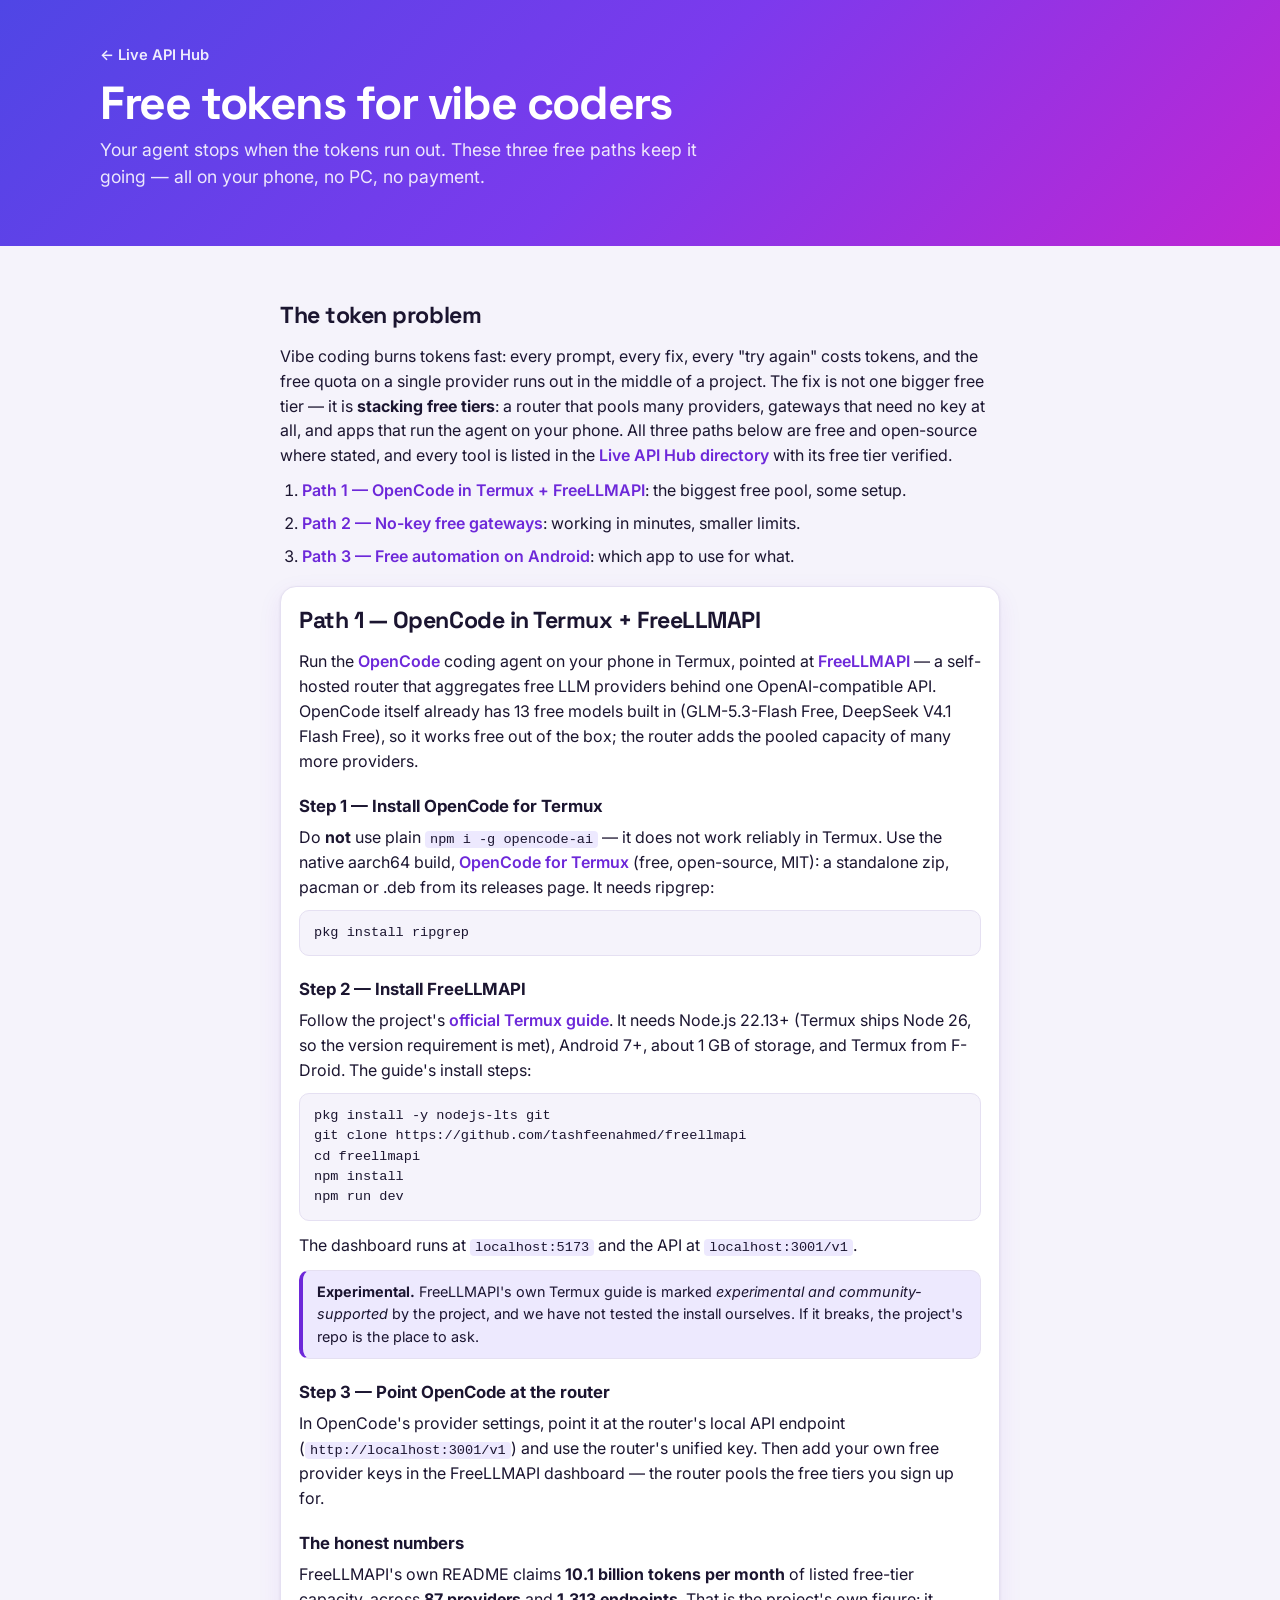
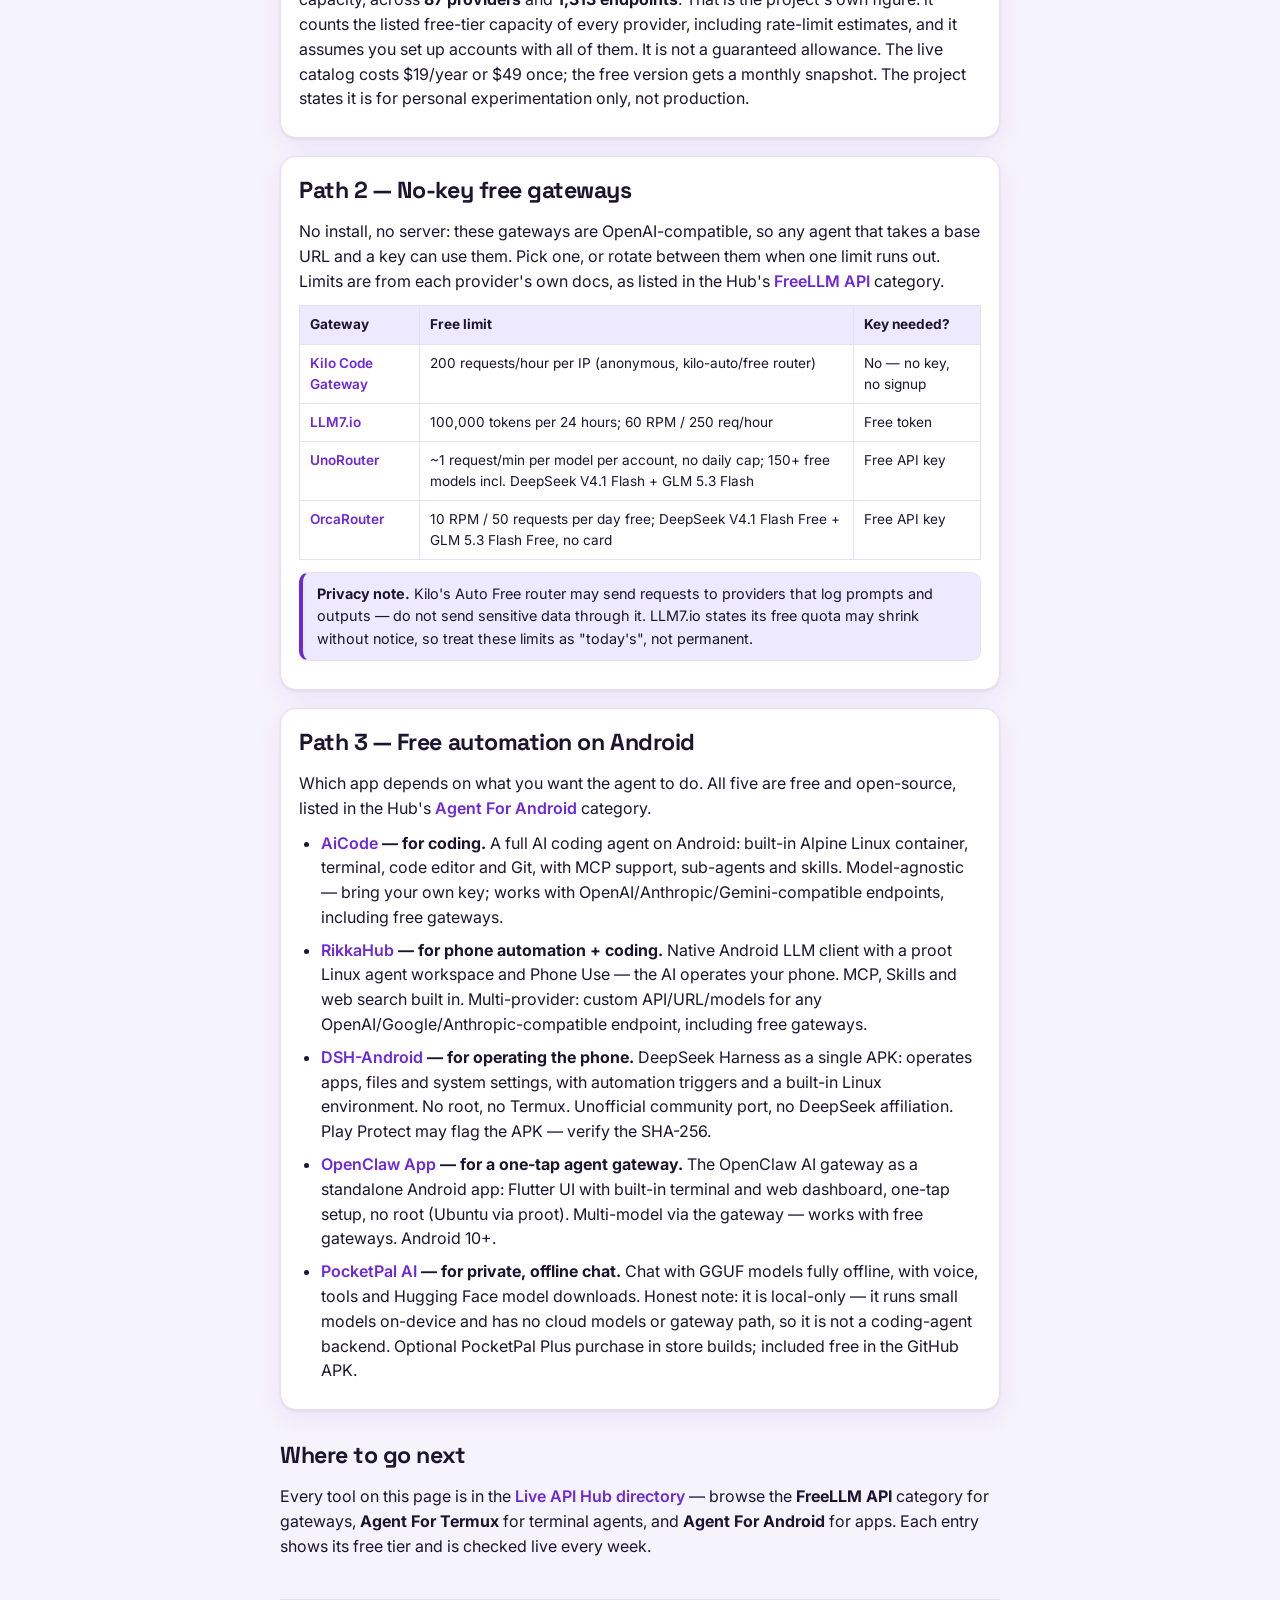
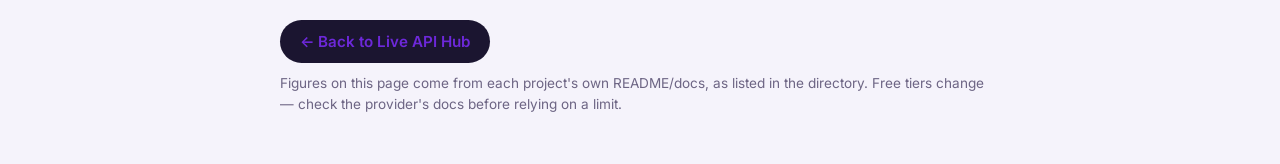
<file: site/guide-free-tokens.html>
<!DOCTYPE html>
<html lang="en">
<head>
<meta charset="utf-8">
<meta name="viewport" content="width=device-width, initial-scale=1">
<title>Free tokens for vibe coders — Live API Hub</title>
<meta name="description" content="Running out of LLM tokens while vibe coding on your phone? Three free paths: OpenCode in Termux + a free router, no-key free gateways, and free Android automation apps.">
<link rel="icon" href="data:image/svg+xml,<svg xmlns='http://www.w3.org/2000/svg' viewBox='0 0 64 64'><defs><linearGradient id='g' x1='0' y1='0' x2='1' y2='1'><stop offset='0' stop-color='%236d28d9'/><stop offset='1' stop-color='%23d946ef'/></linearGradient></defs><rect width='64' height='64' rx='14' fill='url(%23g)'/><text x='32' y='45' font-family='Arial,sans-serif' font-size='36' font-weight='700' fill='white' text-anchor='middle'>L</text></svg>">
<meta property="og:title" content="Free tokens for vibe coders — Live API Hub">
<meta property="og:description" content="Three free paths to keep coding on your phone when the tokens run out: OpenCode in Termux + a free router, no-key free gateways, and free Android automation apps.">
<meta property="og:type" content="website">
<meta property="og:url" content="https://dmdot714-cmd.github.io/Live-api-hub/guide-free-tokens.html">
<meta name="twitter:card" content="summary">
<script>
(function(){try{var t=localStorage.getItem('lah-theme');if(t){document.documentElement.setAttribute('data-theme',t);}}catch(e){}})();
</script>
<link rel="preconnect" href="https://fonts.googleapis.com">
<link rel="preconnect" href="https://fonts.gstatic.com" crossorigin>
<link href="https://fonts.googleapis.com/css2?family=Inter:wght@400;500;600;700&family=Space+Grotesk:wght@500;600;700&display=swap" rel="stylesheet">
<link rel="stylesheet" href="styles.css">
</head>
<body>
<header class="hero">
  <div class="wrap hero-inner">
    <p class="back-link"><a href="index.html">&larr; Live API Hub</a></p>
    <h1>Free tokens for vibe coders</h1>
    <p class="tagline">Your agent stops when the tokens run out. These three free paths keep it going — all on your phone, no PC, no payment.</p>
  </div>
</header>

<main class="guide">
  <section>
    <h2>The token problem</h2>
    <p>Vibe coding burns tokens fast: every prompt, every fix, every "try again" costs tokens, and the free quota on a single provider runs out in the middle of a project. The fix is not one bigger free tier — it is <strong>stacking free tiers</strong>: a router that pools many providers, gateways that need no key at all, and apps that run the agent on your phone. All three paths below are free and open-source where stated, and every tool is listed in the <a href="index.html">Live API Hub directory</a> with its free tier verified.</p>
    <ol class="path-list">
      <li><a href="#path-1">Path 1 — OpenCode in Termux + FreeLLMAPI</a>: the biggest free pool, some setup.</li>
      <li><a href="#path-2">Path 2 — No-key free gateways</a>: working in minutes, smaller limits.</li>
      <li><a href="#path-3">Path 3 — Free automation on Android</a>: which app to use for what.</li>
    </ol>
  </section>

  <section class="path" id="path-1">
    <h2>Path 1 — OpenCode in Termux + FreeLLMAPI</h2>
    <p>Run the <a href="https://github.com/anomalyco/opencode">OpenCode</a> coding agent on your phone in Termux, pointed at <a href="https://github.com/tashfeenahmed/freellmapi">FreeLLMAPI</a> — a self-hosted router that aggregates free LLM providers behind one OpenAI-compatible API. OpenCode itself already has 13 free models built in (GLM-5.3-Flash Free, DeepSeek V4.1 Flash Free), so it works free out of the box; the router adds the pooled capacity of many more providers.</p>

    <h3>Step 1 — Install OpenCode for Termux</h3>
    <p>Do <strong>not</strong> use plain <code>npm i -g opencode-ai</code> — it does not work reliably in Termux. Use the native aarch64 build, <a href="https://github.com/guysoft/opencode-termux">OpenCode for Termux</a> (free, open-source, MIT): a standalone zip, pacman or .deb from its releases page. It needs ripgrep:</p>
    <pre><code>pkg install ripgrep</code></pre>

    <h3>Step 2 — Install FreeLLMAPI</h3>
    <p>Follow the project's <a href="https://github.com/tashfeenahmed/freellmapi">official Termux guide</a>. It needs Node.js 22.13+ (Termux ships Node 26, so the version requirement is met), Android 7+, about 1&nbsp;GB of storage, and Termux from F-Droid. The guide's install steps:</p>
    <pre><code>pkg install -y nodejs-lts git
git clone https://github.com/tashfeenahmed/freellmapi
cd freellmapi
npm install
npm run dev</code></pre>
    <p>The dashboard runs at <code>localhost:5173</code> and the API at <code>localhost:3001/v1</code>.</p>
    <div class="callout">
      <p><strong>Experimental.</strong> FreeLLMAPI's own Termux guide is marked <em>experimental and community-supported</em> by the project, and we have not tested the install ourselves. If it breaks, the project's repo is the place to ask.</p>
    </div>

    <h3>Step 3 — Point OpenCode at the router</h3>
    <p>In OpenCode's provider settings, point it at the router's local API endpoint (<code>http://localhost:3001/v1</code>) and use the router's unified key. Then add your own free provider keys in the FreeLLMAPI dashboard — the router pools the free tiers you sign up for.</p>

    <h3>The honest numbers</h3>
    <p>FreeLLMAPI's own README claims <strong>10.1 billion tokens per month</strong> of listed free-tier capacity, across <strong>87 providers</strong> and <strong>1,313 endpoints</strong>. That is the project's own figure: it counts the listed free-tier capacity of every provider, including rate-limit estimates, and it assumes you set up accounts with all of them. It is not a guaranteed allowance. The live catalog costs $19/year or $49 once; the free version gets a monthly snapshot. The project states it is for personal experimentation only, not production.</p>
  </section>

  <section class="path" id="path-2">
    <h2>Path 2 — No-key free gateways</h2>
    <p>No install, no server: these gateways are OpenAI-compatible, so any agent that takes a base URL and a key can use them. Pick one, or rotate between them when one limit runs out. Limits are from each provider's own docs, as listed in the Hub's <a href="index.html">FreeLLM API</a> category.</p>
    <div class="table-wrap">
      <table>
        <thead>
          <tr><th>Gateway</th><th>Free limit</th><th>Key needed?</th></tr>
        </thead>
        <tbody>
          <tr>
            <td><a href="https://kilo.ai/docs/gateway/models-and-providers">Kilo Code Gateway</a></td>
            <td>200 requests/hour per IP (anonymous, kilo-auto/free router)</td>
            <td>No — no key, no signup</td>
          </tr>
          <tr>
            <td><a href="https://docs.llm7.io">LLM7.io</a></td>
            <td>100,000 tokens per 24 hours; 60 RPM / 250 req/hour</td>
            <td>Free token</td>
          </tr>
          <tr>
            <td><a href="https://unorouter.com/docs">UnoRouter</a></td>
            <td>~1 request/min per model per account, no daily cap; 150+ free models incl. DeepSeek V4.1 Flash + GLM 5.3 Flash</td>
            <td>Free API key</td>
          </tr>
          <tr>
            <td><a href="https://docs.orcarouter.ai">OrcaRouter</a></td>
            <td>10 RPM / 50 requests per day free; DeepSeek V4.1 Flash Free + GLM 5.3 Flash Free, no card</td>
            <td>Free API key</td>
          </tr>
        </tbody>
      </table>
    </div>
    <div class="callout">
      <p><strong>Privacy note.</strong> Kilo's Auto Free router may send requests to providers that log prompts and outputs — do not send sensitive data through it. LLM7.io states its free quota may shrink without notice, so treat these limits as "today's", not permanent.</p>
    </div>
  </section>

  <section class="path" id="path-3">
    <h2>Path 3 — Free automation on Android</h2>
    <p>Which app depends on what you want the agent to do. All five are free and open-source, listed in the Hub's <a href="index.html">Agent For Android</a> category.</p>
    <ul class="app-list">
      <li><strong><a href="https://github.com/jieapi/AiCode">AiCode</a> — for coding.</strong> A full AI coding agent on Android: built-in Alpine Linux container, terminal, code editor and Git, with MCP support, sub-agents and skills. Model-agnostic — bring your own key; works with OpenAI/Anthropic/Gemini-compatible endpoints, including free gateways.</li>
      <li><strong><a href="https://github.com/rikkahub/rikkahub">RikkaHub</a> — for phone automation + coding.</strong> Native Android LLM client with a proot Linux agent workspace and Phone Use — the AI operates your phone. MCP, Skills and web search built in. Multi-provider: custom API/URL/models for any OpenAI/Google/Anthropic-compatible endpoint, including free gateways.</li>
      <li><strong><a href="https://github.com/jackwener/DSH-Android">DSH-Android</a> — for operating the phone.</strong> DeepSeek Harness as a single APK: operates apps, files and system settings, with automation triggers and a built-in Linux environment. No root, no Termux. Unofficial community port, no DeepSeek affiliation. Play Protect may flag the APK — verify the SHA-256.</li>
      <li><strong><a href="https://github.com/mithun50/openclaw-termux">OpenClaw App</a> — for a one-tap agent gateway.</strong> The OpenClaw AI gateway as a standalone Android app: Flutter UI with built-in terminal and web dashboard, one-tap setup, no root (Ubuntu via proot). Multi-model via the gateway — works with free gateways. Android 10+.</li>
      <li><strong><a href="https://github.com/a-ghorbani/pocketpal-ai">PocketPal AI</a> — for private, offline chat.</strong> Chat with GGUF models fully offline, with voice, tools and Hugging Face model downloads. Honest note: it is local-only — it runs small models on-device and has no cloud models or gateway path, so it is not a coding-agent backend. Optional PocketPal Plus purchase in store builds; included free in the GitHub APK.</li>
    </ul>
  </section>

  <section>
    <h2>Where to go next</h2>
    <p>Every tool on this page is in the <a href="index.html">Live API Hub directory</a> — browse the <strong>FreeLLM API</strong> category for gateways, <strong>Agent For Termux</strong> for terminal agents, and <strong>Agent For Android</strong> for apps. Each entry shows its free tier and is checked live every week.</p>
  </section>

  <footer class="site-footer">
    <a class="github-btn" href="index.html">&larr; Back to Live API Hub</a>
    <p>Figures on this page come from each project's own README/docs, as listed in the directory. Free tiers change — check the provider's docs before relying on a limit.</p>
  </footer>
</main>
</body>
</html>
</file>
<file: site/styles.css>
:root {
  --bg: #f5f3fb;
  --surface: #ffffff;
  --text: #1b1530;
  --muted: #6d6584;
  --border: #e5e0f2;
  --accent: #6d28d9;
  --accent-2: #c026d3;
  --accent-soft: #ede9fe;
  --gradient: linear-gradient(135deg, #4f46e5 0%, #7c3aed 50%, #c026d3 100%);
  --live: #15803d;
  --live-bg: #dcfce7;
  --reachable: #b45309;
  --reachable-bg: #fef3c7;
  --down: #b91c1c;
  --down-bg: #fee2e2;
  --radius: 16px;
  --shadow: 0 1px 3px rgba(27, 21, 48, 0.08), 0 8px 24px rgba(109, 40, 217, 0.08);
  --shadow-hover: 0 4px 12px rgba(27, 21, 48, 0.12), 0 16px 32px rgba(109, 40, 217, 0.16);
  --font-body: "Inter", system-ui, -apple-system, "Segoe UI", Roboto, sans-serif;
  --font-display: "Space Grotesk", "Inter", system-ui, sans-serif;
}

@media (prefers-color-scheme: dark) {
  :root {
    --bg: #14101f;
    --surface: #1e1930;
    --text: #f2eefc;
    --muted: #a89fc4;
    --border: #332b4d;
    --accent: #a78bfa;
    --accent-2: #e879f9;
    --accent-soft: #2c2350;
    --live: #86efac;
    --live-bg: #173d27;
    --reachable: #fbbf24;
    --reachable-bg: #453210;
    --down: #fca5a5;
    --down-bg: #471b1b;
    --shadow: 0 1px 3px rgba(0, 0, 0, 0.4), 0 8px 24px rgba(0, 0, 0, 0.35);
    --shadow-hover: 0 4px 12px rgba(0, 0, 0, 0.5), 0 16px 32px rgba(0, 0, 0, 0.45);
  }
}

html[data-theme="light"] {
  --bg: #f5f3fb;
  --surface: #ffffff;
  --text: #1b1530;
  --muted: #6d6584;
  --border: #e5e0f2;
  --accent: #6d28d9;
  --accent-2: #c026d3;
  --accent-soft: #ede9fe;
  --live: #15803d;
  --live-bg: #dcfce7;
  --reachable: #b45309;
  --reachable-bg: #fef3c7;
  --down: #b91c1c;
  --down-bg: #fee2e2;
  --shadow: 0 1px 3px rgba(27, 21, 48, 0.08), 0 8px 24px rgba(109, 40, 217, 0.08);
  --shadow-hover: 0 4px 12px rgba(27, 21, 48, 0.12), 0 16px 32px rgba(109, 40, 217, 0.16);
}

html[data-theme="dark"] {
  --bg: #14101f;
  --surface: #1e1930;
  --text: #f2eefc;
  --muted: #a89fc4;
  --border: #332b4d;
  --accent: #a78bfa;
  --accent-2: #e879f9;
  --accent-soft: #2c2350;
  --live: #86efac;
  --live-bg: #173d27;
  --reachable: #fbbf24;
  --reachable-bg: #453210;
  --down: #fca5a5;
  --down-bg: #471b1b;
  --shadow: 0 1px 3px rgba(0, 0, 0, 0.4), 0 8px 24px rgba(0, 0, 0, 0.35);
  --shadow-hover: 0 4px 12px rgba(0, 0, 0, 0.5), 0 16px 32px rgba(0, 0, 0, 0.45);
}

* { box-sizing: border-box; }

body {
  margin: 0;
  font-family: var(--font-body);
  background: var(--bg);
  color: var(--text);
  line-height: 1.55;
}

.wrap { max-width: 1120px; margin: 0 auto; padding: 0 20px; }

/* Hero */
.hero {
  background: var(--gradient);
  color: #fff;
  padding: 44px 0 36px;
}

.hero-inner { position: relative; }

.hero h1 {
  margin: 0 0 8px;
  font-family: var(--font-display);
  font-size: 2.9rem;
  font-weight: 700;
  letter-spacing: -0.03em;
  line-height: 1.05;
}

.tagline {
  margin: 0 0 20px;
  font-size: 1.1rem;
  color: rgba(255, 255, 255, 0.88);
  max-width: 640px;
}

.stats { display: flex; flex-wrap: wrap; gap: 10px; }

.stat {
  background: rgba(255, 255, 255, 0.16);
  border: 1px solid rgba(255, 255, 255, 0.28);
  border-radius: 999px;
  padding: 6px 14px;
  font-size: 0.92rem;
}

.stat strong { font-weight: 700; }
.stat-muted { color: rgba(255, 255, 255, 0.85); }

.theme-toggle {
  position: absolute;
  top: 0;
  right: 20px;
  width: 40px;
  height: 40px;
  border-radius: 50%;
  border: 1px solid rgba(255, 255, 255, 0.35);
  background: rgba(255, 255, 255, 0.16);
  color: #fff;
  cursor: pointer;
  display: flex;
  align-items: center;
  justify-content: center;
  padding: 0;
}

.theme-toggle:hover { background: rgba(255, 255, 255, 0.28); }
.theme-toggle svg { width: 20px; height: 20px; }

/* Controls */
.controls {
  margin: 24px 0 8px;
  display: flex;
  flex-direction: column;
  gap: 14px;
}

.controls input[type="search"] {
  width: 100%;
  padding: 14px 20px;
  border: 2px solid var(--border);
  border-radius: 999px;
  background: var(--surface);
  color: var(--text);
  font-size: 1.05rem;
  font-family: inherit;
  box-shadow: var(--shadow);
  outline: none;
  transition: border-color 0.15s, box-shadow 0.15s;
}

.controls input[type="search"]:focus {
  border-color: var(--accent);
  box-shadow: 0 0 0 4px var(--accent-soft);
}

.chips-row { display: flex; flex-wrap: wrap; gap: 8px; align-items: flex-start; }

.chip-btn {
  border: 1px solid var(--border);
  background: var(--surface);
  color: var(--muted);
  border-radius: 999px;
  padding: 6px 13px;
  font-size: 0.88rem;
  font-weight: 600;
  font-family: inherit;
  cursor: pointer;
  transition: border-color 0.15s, color 0.15s, background 0.15s;
}

.chip-btn:hover { border-color: var(--accent); color: var(--accent); }

.chip-btn.active {
  background: var(--gradient);
  color: #fff;
  border-color: transparent;
}

/* Parent chip group: the sub-chips sit directly below the chip */
.chip-group {
  display: inline-flex;
  flex-direction: column;
  align-items: flex-start;
  gap: 4px;
}

.sub-chips {
  display: flex;
  flex-wrap: wrap;
  gap: 6px;
}

.chip-btn.sub {
  font-size: 0.8rem;
  padding: 3px 10px;
}

/* Third level (v0.6.2): Mobile Agent's own sub-chips sit below the
   Git Projects sub-chips, indented to show the nesting. */
.sub-chips.nested {
  margin-left: 12px;
}

.controls-row {
  display: flex;
  flex-wrap: wrap;
  gap: 10px;
  align-items: center;
}

.controls select {
  padding: 10px 12px;
  border: 1px solid var(--border);
  border-radius: 10px;
  background: var(--surface);
  color: var(--text);
  font-size: 0.95rem;
  font-family: inherit;
}

.controls .check {
  display: inline-flex;
  align-items: center;
  gap: 6px;
  font-size: 0.95rem;
  color: var(--muted);
  padding: 10px 4px;
}

.result-count { color: var(--muted); font-size: 0.9rem; margin: 8px 0 16px; }

.load-error {
  background: var(--down-bg);
  color: var(--down);
  border: 1px solid var(--border);
  border-radius: 8px;
  padding: 12px 14px;
}

/* Cards — compact: narrower columns (5 across on desktop), tighter padding */
.grid {
  display: grid;
  grid-template-columns: repeat(auto-fill, minmax(min(200px, 100%), 1fr));
  gap: 10px;
}

.card {
  position: relative;
  overflow: hidden;
  background: var(--surface);
  border: 1px solid var(--border);
  border-radius: 10px;
  padding: 10px;
  display: flex;
  flex-direction: column;
  gap: 5px;
  box-shadow: var(--shadow);
  transition: transform 0.18s ease, box-shadow 0.18s ease, border-color 0.18s ease;
}

.card::before {
  content: "";
  position: absolute;
  top: 0;
  left: 0;
  right: 0;
  height: 3px;
  background: var(--gradient);
}

.card:hover {
  transform: translateY(-4px);
  box-shadow: var(--shadow-hover);
  border-color: var(--accent);
}

.card h2 {
  margin: 0;
  font-family: var(--font-display);
  font-size: 1rem;
  font-weight: 600;
  letter-spacing: -0.01em;
}

.card h2 a { color: var(--text); text-decoration: none; }
.card h2 a:hover { color: var(--accent); text-decoration: underline; }

.category {
  display: inline-block;
  font-size: 0.75rem;
  font-weight: 700;
  text-transform: uppercase;
  letter-spacing: 0.05em;
  color: var(--accent);
  background: var(--accent-soft);
  border-radius: 999px;
  padding: 2px 7px;
}

.card p { margin: 0; color: var(--muted); font-size: 0.82rem; line-height: 1.4; }

.chips { display: flex; flex-wrap: wrap; gap: 4px; }

.chip {
  font-size: 0.7rem;
  border: 1px solid var(--border);
  border-radius: 999px;
  padding: 1px 6px;
  color: var(--muted);
}

.free-tier { font-size: 0.78rem; }
.free-tier strong { color: var(--text); font-weight: 600; }

.status-row {
  display: flex;
  align-items: center;
  gap: 8px;
  font-size: 0.74rem;
  color: var(--muted);
  margin-top: auto;
}

.status {
  display: inline-flex;
  align-items: center;
  gap: 6px;
  font-weight: 600;
  border-radius: 999px;
  padding: 2px 8px;
}

.status::before {
  content: "";
  width: 8px;
  height: 8px;
  border-radius: 50%;
  background: currentColor;
}

.status.live { color: var(--live); background: var(--live-bg); }
.status.reachable { color: var(--reachable); background: var(--reachable-bg); }
.status.down { color: var(--down); background: var(--down-bg); }
.status.unknown { color: var(--muted); background: var(--accent-soft); }

.docs-link { font-size: 0.8rem; font-weight: 600; color: var(--accent); text-decoration: none; }
.docs-link:hover { text-decoration: underline; }

/* Footer */
.site-footer {
  margin: 40px 0 32px;
  padding-top: 20px;
  border-top: 1px solid var(--border);
  color: var(--muted);
  font-size: 0.85rem;
  display: flex;
  flex-direction: column;
  gap: 10px;
  align-items: flex-start;
}

.site-footer p { margin: 0; }
.site-footer a { color: var(--accent); }

.site-footer code {
  background: var(--accent-soft);
  border-radius: 4px;
  padding: 1px 5px;
  font-size: 0.82rem;
}

.github-btn {
  display: inline-block;
  background: var(--text);
  color: var(--bg);
  font-weight: 600;
  font-size: 0.95rem;
  text-decoration: none;
  border-radius: 999px;
  padding: 10px 20px;
}

.github-btn:hover { opacity: 0.85; text-decoration: none; }

@media (max-width: 640px) {
  .hero { padding: 32px 0 28px; }
  .hero h1 { font-size: 2.2rem; }
  .tagline { font-size: 1rem; }
  .theme-toggle { right: 0; }
}

/* Try-it */
.try-btn {
  align-self: flex-start;
  margin-top: 2px;
  border: none;
  background: var(--gradient);
  color: #fff;
  font-family: inherit;
  font-size: 0.78rem;
  font-weight: 700;
  border-radius: 999px;
  padding: 5px 12px;
  cursor: pointer;
  transition: opacity 0.15s, transform 0.15s;
}

.try-btn:hover { opacity: 0.9; transform: translateY(-1px); }
.try-btn:disabled { opacity: 0.6; cursor: wait; transform: none; }

.try-panel {
  background: var(--bg);
  border: 1px solid var(--border);
  border-radius: 10px;
  padding: 10px 12px;
  display: flex;
  flex-direction: column;
  gap: 6px;
}

.try-url {
  font-size: 0.78rem;
  color: var(--muted);
  word-break: break-all;
  font-family: ui-monospace, SFMono-Regular, Menlo, monospace;
}

.try-status { font-size: 0.82rem; font-weight: 600; }

.try-result {
  margin: 0;
  font-size: 0.78rem;
  line-height: 1.45;
  white-space: pre-wrap;
  word-break: break-word;
  max-height: 280px;
  overflow-y: auto;
  font-family: ui-monospace, SFMono-Regular, Menlo, monospace;
}

/* Tier badges */
.card-top {
  display: flex;
  align-items: center;
  justify-content: space-between;
  gap: 8px;
}

.tier-badge {
  flex-shrink: 0;
  font-size: 0.75rem;
  font-weight: 700;
  border-radius: 999px;
  padding: 2px 7px;
  white-space: nowrap;
}

.tier-badge.free { color: var(--live); background: var(--live-bg); }
.tier-badge.freemium { color: var(--reachable); background: var(--reachable-bg); }
.tier-badge.paid { color: var(--muted); background: var(--accent-soft); }

/* Access guide (platform APIs) */
.access {
  border: 1px solid var(--border);
  border-radius: 10px;
  padding: 5px 8px;
  font-size: 0.78rem;
}

.access summary {
  cursor: pointer;
  font-weight: 600;
  color: var(--text);
}

.access p { margin: 8px 0 4px; }
.access a { color: var(--accent); font-weight: 600; text-decoration: none; }
.access a:hover { text-decoration: underline; }

.access ol {
  margin: 6px 0 2px;
  padding-left: 20px;
  color: var(--muted);
}

.access li { margin-bottom: 4px; }

/* Tier legend under the filters */
.tier-legend {
  margin: 0;
  font-size: 0.85rem;
  color: var(--muted);
  display: flex;
  flex-wrap: wrap;
  align-items: center;
  gap: 6px;
}

/* Manual Add (v0.6): Add button, modal, forms */
.add-btn {
  border: 1px solid var(--border);
  background: var(--gradient);
  color: #fff;
  border-radius: 999px;
  padding: 6px 16px;
  font-size: 0.88rem;
  font-weight: 700;
  font-family: inherit;
  cursor: pointer;
  margin-left: auto;
}

.modal {
  position: fixed;
  inset: 0;
  z-index: 50;
  display: flex;
  align-items: flex-start;
  justify-content: center;
  padding: 24px 12px;
  overflow-y: auto;
}

.modal[hidden] { display: none; }

.modal-backdrop {
  position: fixed;
  inset: 0;
  background: rgba(0, 0, 0, 0.55);
}

.modal-box {
  position: relative;
  width: 100%;
  max-width: 560px;
  background: var(--surface);
  color: var(--text);
  border: 1px solid var(--border);
  border-radius: 14px;
  padding: 20px;
  box-shadow: 0 16px 48px rgba(0, 0, 0, 0.35);
}

.modal-box h2 { margin: 0 0 8px; font-size: 1.25rem; }

.modal-close {
  position: absolute;
  top: 10px;
  right: 12px;
  border: none;
  background: none;
  color: var(--muted);
  font-size: 1.5rem;
  line-height: 1;
  cursor: pointer;
}

.modal-note {
  margin: 0 0 14px;
  font-size: 0.85rem;
  color: var(--muted);
}

.add-choice { display: flex; gap: 8px; margin-bottom: 16px; }

.add-choice-btn {
  flex: 1;
  border: 1px solid var(--border);
  background: var(--surface);
  color: var(--muted);
  border-radius: 10px;
  padding: 10px;
  font-size: 0.95rem;
  font-weight: 700;
  font-family: inherit;
  cursor: pointer;
}

.add-choice-btn.active {
  background: var(--gradient);
  color: #fff;
  border-color: transparent;
}

.add-form[hidden] { display: none; }

.add-form label {
  display: block;
  margin-bottom: 10px;
  font-size: 0.88rem;
  font-weight: 600;
  color: var(--text);
}

.add-form label.check { font-weight: 500; }

.add-form input[type="url"],
.add-form input[type="text"],
.add-form select {
  display: block;
  width: 100%;
  margin-top: 4px;
  padding: 8px 10px;
  border: 1px solid var(--border);
  border-radius: 8px;
  background: var(--surface);
  color: var(--text);
  font-size: 0.92rem;
  font-family: inherit;
}

.check-btn,
.form-actions button {
  border: 1px solid var(--border);
  background: var(--surface);
  color: var(--text);
  border-radius: 999px;
  padding: 7px 16px;
  font-size: 0.88rem;
  font-weight: 700;
  font-family: inherit;
  cursor: pointer;
}

.check-btn:disabled,
.form-actions button:disabled { opacity: 0.5; cursor: default; }

.primary-btn {
  background: var(--gradient) !important;
  color: #fff !important;
  border-color: transparent !important;
}

.check-result {
  margin: 10px 0;
  font-size: 0.88rem;
  color: var(--muted);
  white-space: pre-line;
}

.check-result.ok { color: #16a34a; }
.check-result.bad { color: #dc2626; }
.check-result.warn { color: #d97706; }

.form-actions { display: flex; gap: 8px; margin-top: 14px; }

.export-json {
  margin-top: 12px;
  padding: 10px;
  border: 1px solid var(--border);
  border-radius: 8px;
  background: var(--surface);
  color: var(--text);
  font-size: 0.78rem;
  overflow-x: auto;
  white-space: pre-wrap;
  word-break: break-word;
}

.local-badge {
  font-size: 0.72rem;
  font-weight: 700;
  color: #d97706;
  border: 1px solid #d97706;
  border-radius: 999px;
  padding: 1px 8px;
  white-space: nowrap;
}

.remove-btn {
  border: none;
  background: none;
  color: var(--muted);
  font-size: 0.8rem;
  cursor: pointer;
  padding: 0;
  text-decoration: underline;
}

/* Card detail view: compact cards + detail modal */
.card { cursor: pointer; }

.card-desc {
  display: -webkit-box;
  -webkit-line-clamp: 2;
  -webkit-box-orient: vertical;
  overflow: hidden;
}

.detail-box {
  max-width: 640px;
  max-height: 85vh;
  overflow-y: auto;
}

.detail-box .card-top { margin-bottom: 10px; }

.detail-desc {
  margin: 0 0 10px;
  color: var(--muted);
  font-size: 0.92rem;
  line-height: 1.5;
}

.detail-box .chips { margin-bottom: 10px; }
.detail-box .free-tier { margin-bottom: 10px; }
.detail-box .status-row { margin: 10px 0; }
.detail-box .docs-link { display: inline-block; margin-bottom: 10px; }

/* Expanded access guide inside the detail modal */
.detail-access {
  border: 1px solid var(--border);
  border-radius: 10px;
  padding: 10px 12px;
  margin-bottom: 10px;
  font-size: 0.85rem;
}

.detail-access h3 { margin: 0 0 6px; font-size: 0.92rem; }
.detail-access p { margin: 0 0 6px; }
.detail-access a { color: var(--accent); font-weight: 600; text-decoration: none; }
.detail-access a:hover { text-decoration: underline; }
.detail-access ol { margin: 6px 0 0; padding-left: 20px; color: var(--muted); }
.detail-access li { margin-bottom: 4px; }

/* Card title icons: provider favicon / developer avatar next to the title */
.card h2 { display: flex; align-items: center; gap: 8px; }
#detail-title { display: flex; align-items: center; gap: 10px; }
.title-icon { width: 22px; height: 22px; flex: none; object-fit: cover; }
.icon-avatar { border-radius: 50%; }
.icon-favicon { border-radius: 6px; }
.detail-box .title-icon { width: 28px; height: 28px; }

/* Related entries + comparison */
.card-top { flex-wrap: wrap; }

.related-badge {
  font-size: 0.72rem;
  font-weight: 700;
  color: var(--accent);
  background: var(--accent-soft);
  border: 1px solid var(--border);
  border-radius: 999px;
  padding: 1px 8px;
  white-space: nowrap;
}

.detail-actions {
  display: flex;
  flex-wrap: wrap;
  gap: 8px;
  margin-top: 10px;
}

.detail-action {
  border: 1px solid var(--border);
  background: var(--surface);
  color: var(--accent);
  border-radius: 999px;
  padding: 6px 14px;
  font-size: 0.85rem;
  font-weight: 700;
  font-family: inherit;
  cursor: pointer;
}

.detail-action:hover { border-color: var(--accent); }

.related-list {
  list-style: none;
  margin: 10px 0 0;
  padding: 0;
  counter-reset: related;
}

.related-list li {
  display: flex;
  align-items: center;
  gap: 8px;
  padding: 8px 10px;
  border: 1px solid var(--border);
  border-radius: 10px;
  margin-bottom: 6px;
  cursor: pointer;
  font-size: 0.9rem;
  font-weight: 600;
}

.related-list li:hover { border-color: var(--accent); background: var(--accent-soft); }

.related-list li::before {
  counter-increment: related;
  content: counter(related) ".";
  color: var(--muted);
  font-weight: 700;
  flex: none;
}

.related-list .title-icon { width: 20px; height: 20px; }

.compare-wrap { overflow-x: auto; margin-top: 10px; }

.compare-table {
  border-collapse: collapse;
  width: 100%;
  min-width: 560px;
  font-size: 0.8rem;
}

.compare-table th,
.compare-table td {
  border: 1px solid var(--border);
  padding: 6px 8px;
  text-align: left;
  vertical-align: top;
}

.compare-table th {
  background: var(--accent-soft);
  font-weight: 700;
  white-space: nowrap;
}

.compare-table .title-icon { width: 20px; height: 20px; }

.compare-current { background: var(--accent-soft); }

/* Best overall ranking + comparison modes */
.compare-rank { font-weight: 700; text-align: center; }
.best-badge {
  font-size: 0.72rem;
  font-weight: 700;
  color: var(--accent);
  background: var(--accent-soft);
  border: 1px solid var(--border);
  border-radius: 999px;
  padding: 1px 8px;
  white-space: nowrap;
}
.compare-best { font-weight: 700; color: var(--accent); }
.compare-modes { display: flex; flex-wrap: wrap; gap: 8px; margin: 10px 0; }
.compare-mode {
  border: 1px solid var(--border);
  background: var(--surface);
  color: var(--muted);
  border-radius: 999px;
  padding: 6px 14px;
  font-size: 0.85rem;
  font-weight: 700;
  font-family: inherit;
  cursor: pointer;
}
.compare-mode.active { color: var(--accent); background: var(--accent-soft); border-color: var(--accent); }
.opponent-list { margin: 0 0 10px; }
.opponent {
  display: flex;
  align-items: center;
  gap: 8px;
  padding: 6px 10px;
  border: 1px solid var(--border);
  border-radius: 10px;
  margin-bottom: 6px;
  cursor: pointer;
  font-size: 0.9rem;
  font-weight: 600;
}
.opponent .title-icon { width: 20px; height: 20px; }
.compare-note { font-size: 0.8rem; color: var(--muted); margin: 8px 0 0; }

/* Open project button (Best overall winner, rank #1 row only) */
.open-best-btn {
  display: block;
  width: fit-content;
  margin-top: 6px;
  background: var(--gradient);
  color: #fff;
  font-size: 0.78rem;
  font-weight: 700;
  border-radius: 999px;
  padding: 5px 12px;
  text-decoration: none;
  transition: opacity 0.15s, transform 0.15s;
}
.open-best-btn:hover { opacity: 0.9; transform: translateY(-1px); }

/* Free-token strip (vibe-coder traffic batch): one-line banner under the hero */
.token-strip {
  background: var(--accent-soft);
  border-bottom: 1px solid var(--border);
  padding: 12px 0;
}

.token-strip p { margin: 0; font-size: 0.95rem; }
.token-strip a { color: var(--accent); font-weight: 700; text-decoration: none; }
.token-strip a:hover { text-decoration: underline; }

/* Free-token guide page (guide-free-tokens.html) */
.back-link { margin: 0 0 12px; font-size: 0.92rem; }
.back-link a { color: rgba(255, 255, 255, 0.9); text-decoration: none; font-weight: 600; }
.back-link a:hover { text-decoration: underline; }

.guide { max-width: 760px; margin: 0 auto; padding: 24px 20px 8px; }

.guide h2 {
  font-family: var(--font-display);
  font-size: 1.45rem;
  letter-spacing: -0.02em;
  margin: 28px 0 10px;
}

.guide h3 { font-size: 1.05rem; margin: 20px 0 6px; }
.guide p { margin: 0 0 10px; }
.guide a { color: var(--accent); font-weight: 600; text-decoration: none; }
.guide a:hover { text-decoration: underline; }

.guide code {
  font-family: ui-monospace, SFMono-Regular, Menlo, monospace;
  background: var(--accent-soft);
  border-radius: 4px;
  padding: 1px 5px;
  font-size: 0.85em;
}

.guide pre {
  background: var(--bg);
  border: 1px solid var(--border);
  border-radius: 10px;
  padding: 12px 14px;
  overflow-x: auto;
  font-size: 0.85rem;
  line-height: 1.5;
  margin: 8px 0 12px;
}

.guide pre code { background: none; padding: 0; font-size: inherit; }

.guide .path {
  background: var(--surface);
  border: 1px solid var(--border);
  border-radius: var(--radius);
  padding: 16px 18px;
  margin: 18px 0;
  box-shadow: var(--shadow);
}

.guide .path h2 { margin-top: 0; }

.guide .callout {
  border: 1px solid var(--border);
  border-left: 4px solid var(--accent);
  border-radius: 10px;
  padding: 10px 14px;
  background: var(--accent-soft);
  font-size: 0.9rem;
  margin: 12px 0;
}

.guide .callout p { margin: 0; }

.guide .table-wrap { overflow-x: auto; margin: 12px 0; }

.guide table {
  border-collapse: collapse;
  width: 100%;
  min-width: 520px;
  font-size: 0.85rem;
}

.guide th,
.guide td {
  border: 1px solid var(--border);
  padding: 8px 10px;
  text-align: left;
  vertical-align: top;
}

.guide th { background: var(--accent-soft); font-weight: 700; }

.guide .path-list,
.guide .app-list { margin: 10px 0; padding-left: 22px; }
.guide .path-list li,
.guide .app-list li { margin-bottom: 8px; }

@media (max-width: 640px) {
  .guide { padding: 20px 16px 8px; }
  .guide h2 { font-size: 1.3rem; }
  .guide .path { padding: 14px; }
}
</file>
